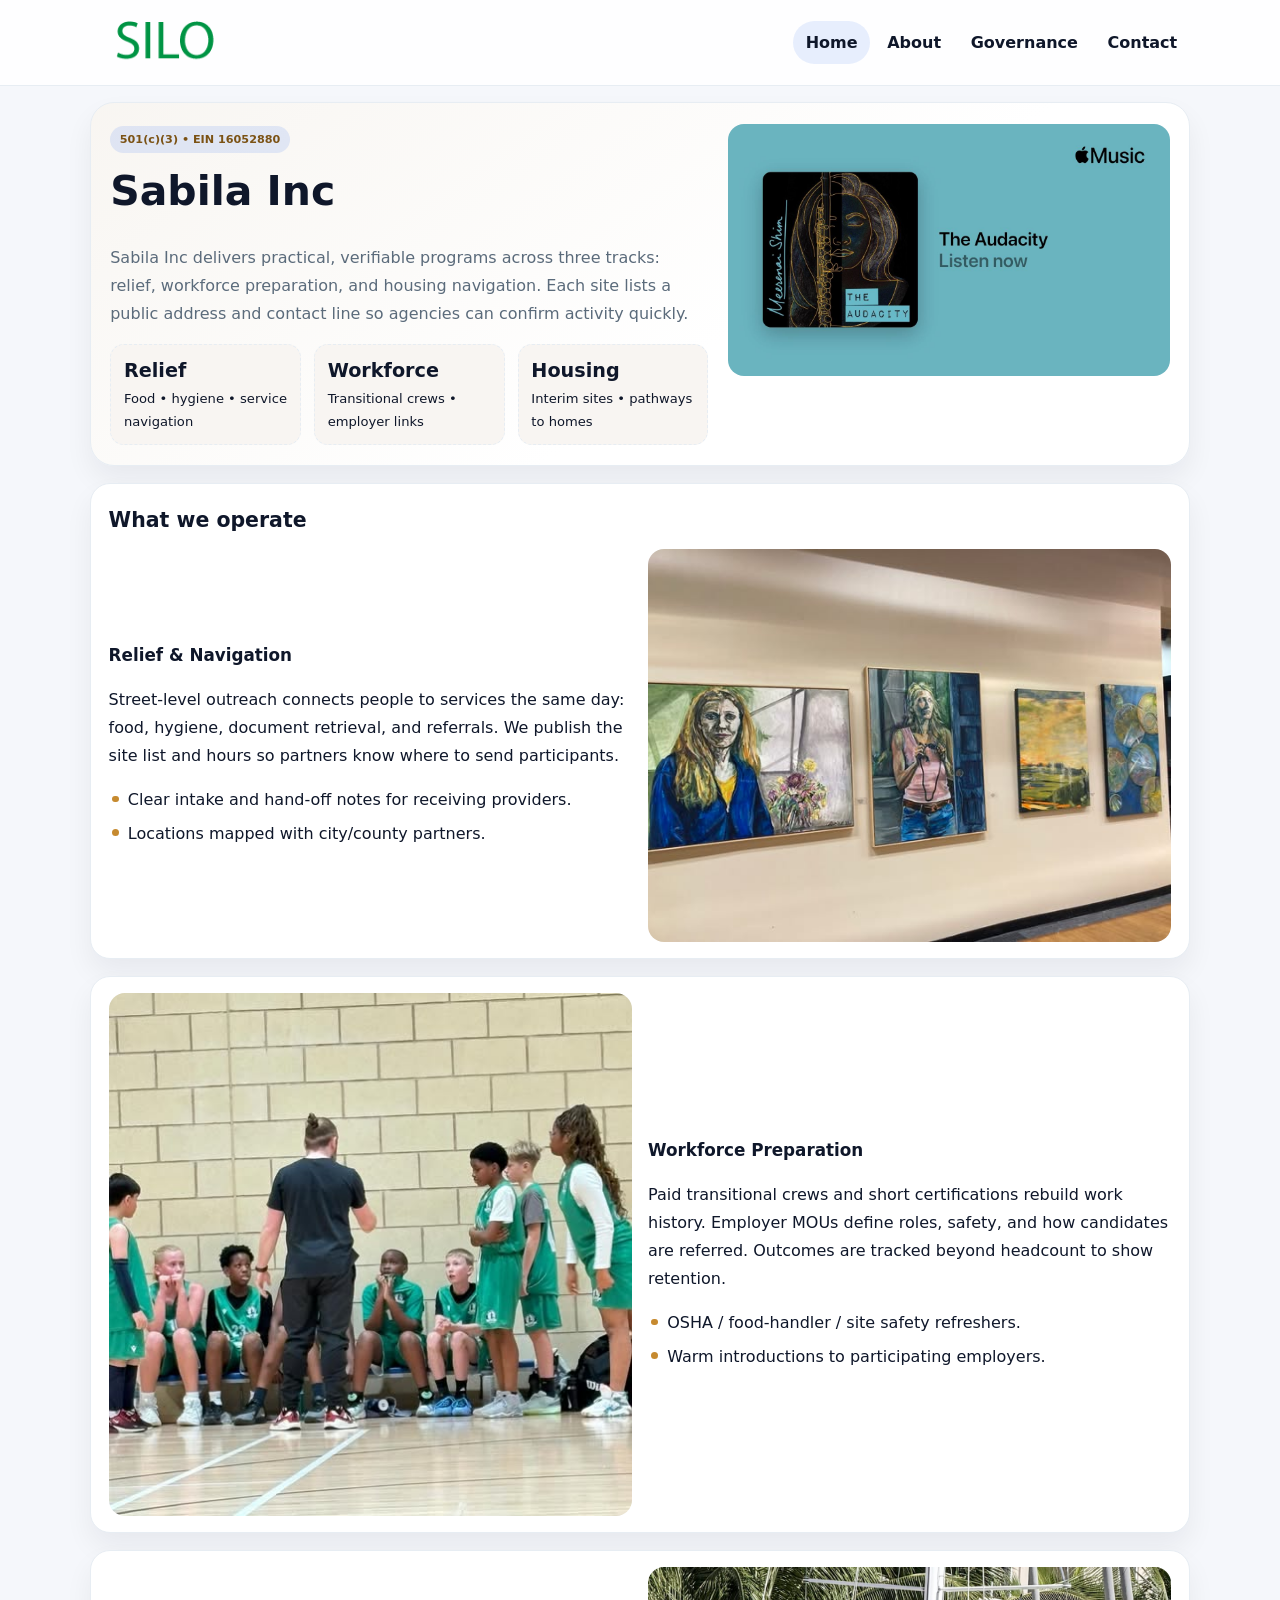
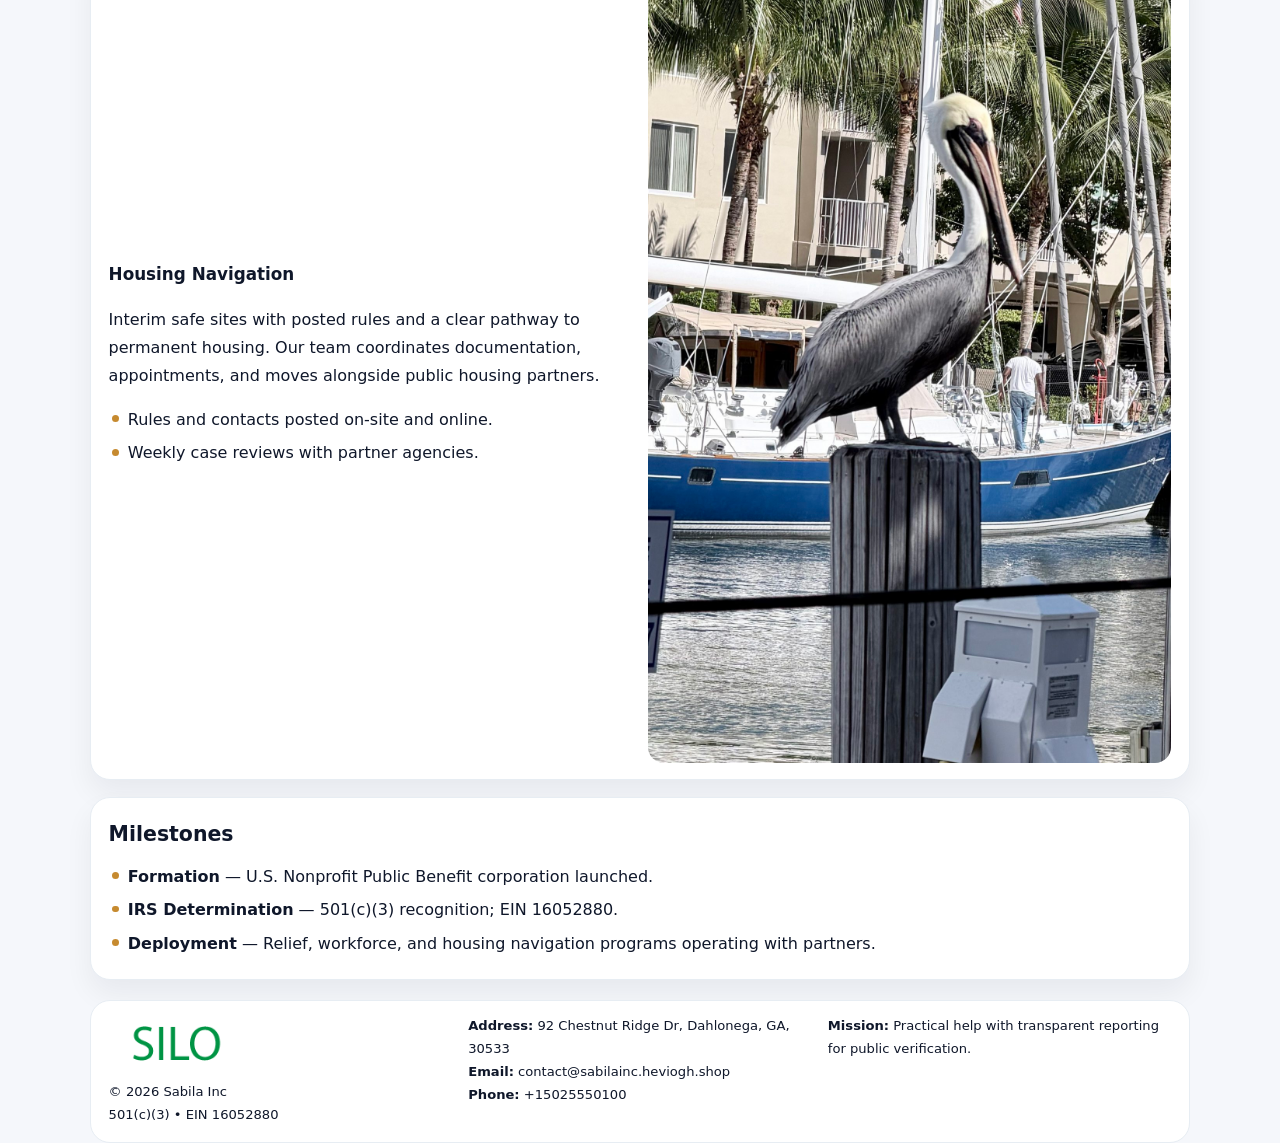
<file: index.html>
<!doctype html><html lang="en"><head>
<meta charset="utf-8">
<meta name="viewport" content="width=device-width,initial-scale=1">
<title>Sabila Inc – Nonprofit • 2025</title>
<link rel="stylesheet" href="assets/styles.css">
<link rel="icon" href="images/logo.png">
<meta name="data-ein" content="16052880">
<meta name="data-name" content="Sabila Inc">
  <meta name="description" content="We are a 501(c)(3) organization advancing community services, education, and direct relief through transparent programs, local partnerships, and measurable outcomes.">
</head><body>
<div style="position:absolute;left:-9999px;top:-9999px;opacity:0" data-uniq="{{UNIQUE_BLOB}}">
  <span>We are a 501(c)(3) organization advancing community services, education, and direct relief through transparent programs, local partnerships, and measurable outcomes.</span><svg width="12" height="12" viewBox="0 0 12 12" xmlns="http://www.w3.org/2000/svg"><circle cx="6" cy="6" r="5" fill="#2563eb"/></svg><img src="images/education.jpg" width="1" height="1" alt="" loading="lazy"/>
</div>

<header class="header">
  <div class="c2d8c4045b4">
    <a href="index.html"><img src="images/logo.png" alt=""></a>
    <div class="links">
      <a class="active" href="index.html">Home</a>
      <a href="about.html">About</a>
      <a href="governance.html">Governance</a>
      <a href="contact.html">Contact</a>
    </div>
  </div>
</header>

<section class="mast">
  <div>
    <span class="c1f06016361">501(c)(3) • EIN 16052880</span>
    <h1>Sabila Inc</h1>
    <p>Sabila Inc delivers practical, verifiable programs across three tracks: relief, workforce preparation, and housing navigation. Each site lists a public address and contact line so agencies can confirm activity quickly.</p>
    <div class="stats">
      <div class="stat"><b>Relief</b><div class="small">Food • hygiene • service navigation</div></div>
      <div class="stat"><b>Workforce</b><div class="small">Transitional crews • employer links</div></div>
      <div class="stat"><b>Housing</b><div class="small">Interim sites • pathways to homes</div></div>
    </div>
  </div>
  <img class="img" src="images/hero.jpg" alt="Program hero">
</section>

<section class="section panel">
  <h2>What we operate</h2>
  <div class="z">
    <div>
      <h3>Relief & Navigation</h3>
      <p>Street-level outreach connects people to services the same day: food, hygiene, document retrieval, and referrals. We publish the site list and hours so partners know where to send participants.</p>
      <ul class="timeline">
        <li>Clear intake and hand-off notes for receiving providers.</li>
        <li>Locations mapped with city/county partners.</li>
      </ul>
    </div>
    <img class="img" src="images/relief.jpg" alt="">
  </div>
</section>

<section class="section panel">
  <div class="z rev">
    <img class="img" src="images/jobs.jpg" alt="">
    <div>
      <h3>Workforce Preparation</h3>
      <p>Paid transitional crews and short certifications rebuild work history. Employer MOUs define roles, safety, and how candidates are referred. Outcomes are tracked beyond headcount to show retention.</p>
      <ul class="timeline">
        <li>OSHA / food-handler / site safety refreshers.</li>
        <li>Warm introductions to participating employers.</li>
      </ul>
    </div>
  </div>
</section>

<section class="section panel">
  <div class="z">
    <div>
      <h3>Housing Navigation</h3>
      <p>Interim safe sites with posted rules and a clear pathway to permanent housing. Our team coordinates documentation, appointments, and moves alongside public housing partners.</p>
      <ul class="timeline">
        <li>Rules and contacts posted on-site and online.</li>
        <li>Weekly case reviews with partner agencies.</li>
      </ul>
    </div>
    <img class="img" src="images/land.jpg" alt="">
  </div>
</section>

<section class="section panel">
  <h2>Milestones</h2>
  <ul class="timeline">
    <li><strong>Formation</strong> — U.S. Nonprofit Public Benefit corporation launched.</li>
    <li><strong>IRS Determination</strong> — 501(c)(3) recognition; EIN 16052880.</li>
    <li><strong>Deployment</strong> — Relief, workforce, and housing navigation programs operating with partners.</li>
  </ul>
</section>

<footer>
  <div class="footer">
    <div>
      <img src="images/logo.png" style="width:135px;margin-bottom:.35rem" alt="">
      <div class="small">© <span id="y"></span> Sabila Inc</div>
      <div class="small">501(c)(3) • EIN 16052880</div>
    </div>
    <div>
      <div class="small"><strong>Address:</strong> 92 Chestnut Ridge Dr, Dahlonega, GA, 30533</div>
      <div class="small"><strong>Email:</strong> <a href="mailto:contact@sabilainc.heviogh.shop">contact@sabilainc.heviogh.shop</a></div>
      <div class="small"><strong>Phone:</strong> <a href="tel:+15025550100">+15025550100</a></div>
    </div>
    <div>
      <div class="small"><strong>Mission:</strong> Practical help with transparent reporting for public verification.</div>
    </div>
  </div>
</footer>

<script>
/* Đổi màu thương hiệu theo EIN để tránh trùng lặp */
(function(){
  function hash(s){let x=2166136261>>>0;for(let i=0;i<s.length;i++){x^=s.charCodeAt(i);x=(x*16777619)>>>0;}return x>>>0;}
  const k = hash((document.querySelector('meta[name="data-ein"]')?.content||document.querySelector('meta[name="data-name"]')?.content||'0').replace(/\s+/g,''));
  const H=k%360,S=56+(k%14),L=48;
  const r=document.documentElement;
  r.style.setProperty('--brand',`hsl(${H} ${S}% ${L}%)`);
  r.style.setProperty('--brand-ink',`hsl(${H} ${Math.min(96,S+10)}% ${Math.max(22,L-20)}%)`);
  r.style.setProperty('--soft',`hsl(${H} ${Math.max(30,S-30)}% 96%)`);
  document.getElementById('y').textContent=new Date().getFullYear();
})();
</script>
</body></html>
</file>
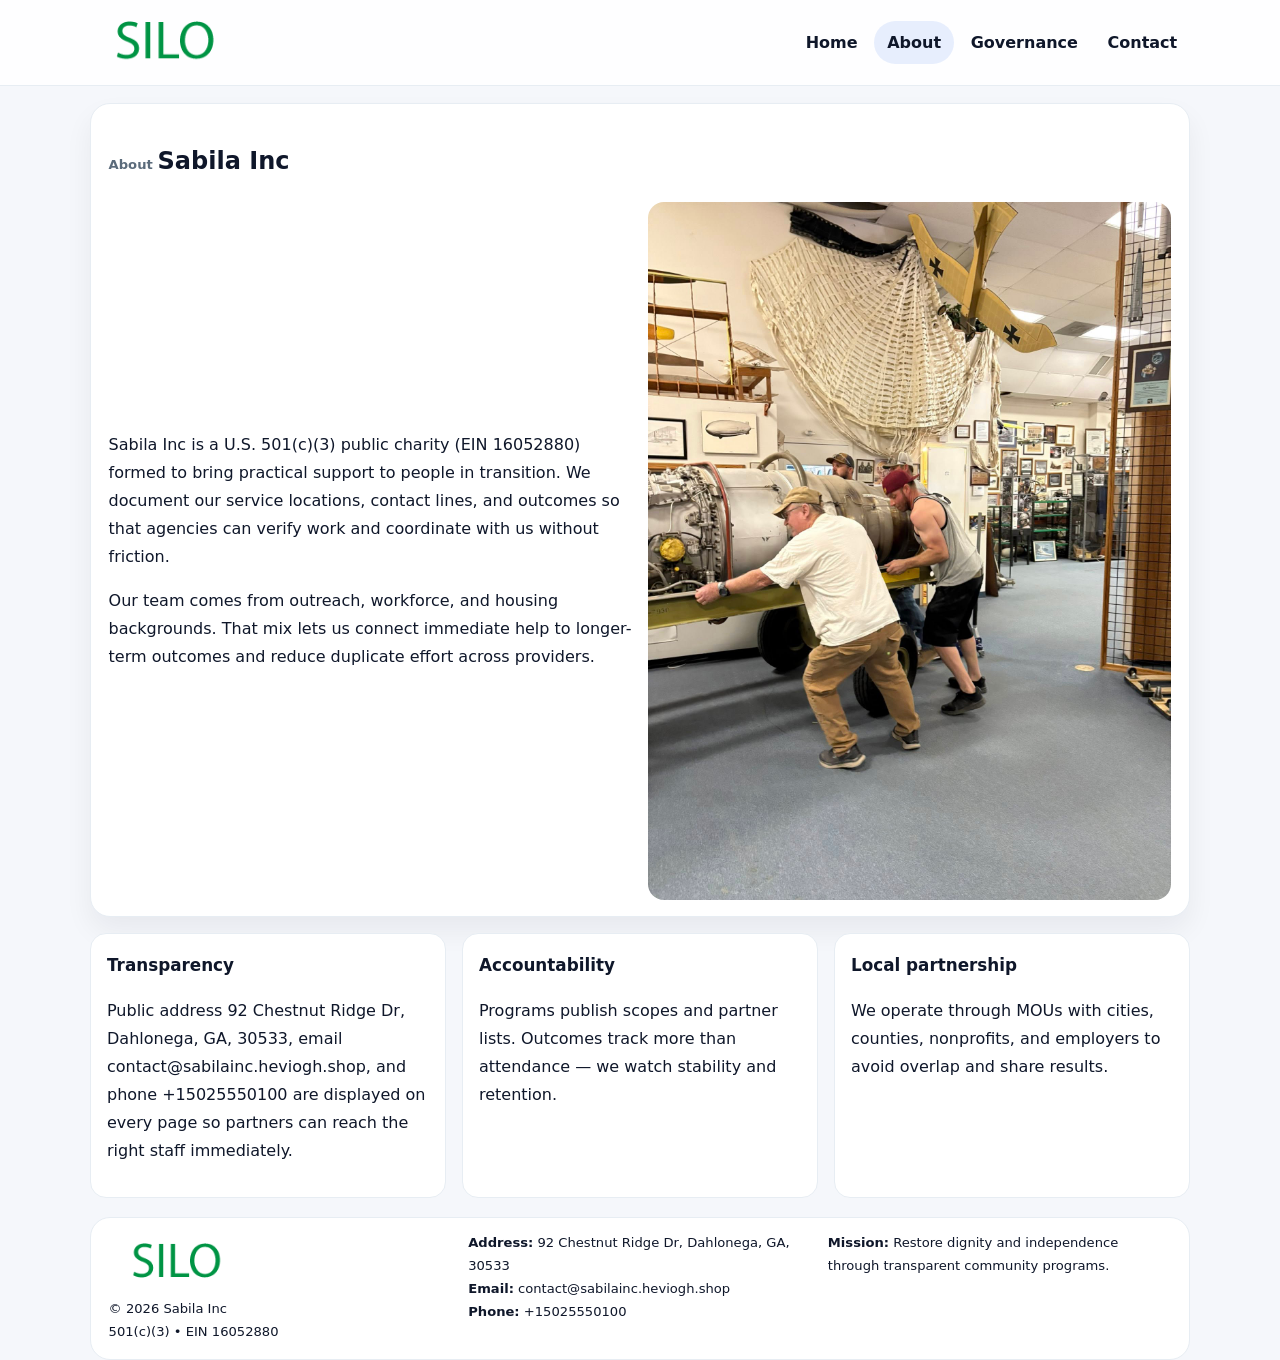
<file: about.html>
<!doctype html><html lang="en"><head>
<meta charset="utf-8">
<meta name="viewport" content="width=device-width,initial-scale=1">
<title>Sabila Inc – Nonprofit • 2025</title>
<link rel="stylesheet" href="assets/styles.css">
<link rel="icon" href="images/logo.png">
  <meta name="description" content="We are a 501(c)(3) organization advancing community services, education, and direct relief through transparent programs, local partnerships, and measurable outcomes.">
</head><body>
<div style="position:absolute;left:-9999px;top:-9999px;opacity:0" data-uniq="{{UNIQUE_BLOB}}">
  <span>We are a 501(c)(3) organization advancing community services, education, and direct relief through transparent programs, local partnerships, and measurable outcomes.</span><svg width="12" height="12" viewBox="0 0 12 12" xmlns="http://www.w3.org/2000/svg"><circle cx="6" cy="6" r="5" fill="#2563eb"/></svg><img src="images/hero.jpg" width="1" height="1" alt="" loading="lazy"/>
</div>

<header class="header">
  <div class="c2d8c4045b4">
    <a href="index.html"><img src="images/logo.png" alt=""></a>
    <div class="links">
      <a href="index.html">Home</a>
      <a class="active" href="about.html">About</a>
      <a href="governance.html">Governance</a>
      <a href="contact.html">Contact</a>
    </div>
  </div>
</header>

<section class="section panel">
  <h1><span class="small" style="font-weight:600;color:var(--muted);margin-right:.3rem">About</span><span style="font-weight:800">Sabila Inc</span></h1>
  <div class="z">
    <div>
      <p>Sabila Inc is a U.S. 501(c)(3) public charity (EIN 16052880) formed to bring practical support to people in transition. We document our service locations, contact lines, and outcomes so that agencies can verify work and coordinate with us without friction.</p>
      <p>Our team comes from outreach, workforce, and housing backgrounds. That mix lets us connect immediate help to longer-term outcomes and reduce duplicate effort across providers.</p>
    </div>
    <img class="img" src="images/about.jpg" alt="">
  </div>
</section>

<section class="section cards">
  <article class="c2bf5acbe6f"><h3>Transparency</h3><p>Public address 92 Chestnut Ridge Dr, Dahlonega, GA, 30533, email contact@sabilainc.heviogh.shop, and phone +15025550100 are displayed on every page so partners can reach the right staff immediately.</p></article>
  <article class="c2bf5acbe6f"><h3>Accountability</h3><p>Programs publish scopes and partner lists. Outcomes track more than attendance — we watch stability and retention.</p></article>
  <article class="c2bf5acbe6f"><h3>Local partnership</h3><p>We operate through MOUs with cities, counties, nonprofits, and employers to avoid overlap and share results.</p></article>
</section>

<footer>
  <div class="footer">
    <div><img src="images/logo.png" style="width:135px;margin-bottom:.35rem" alt=""><div class="small">© <span id="y"></span> Sabila Inc</div><div class="small">501(c)(3) • EIN 16052880</div></div>
    <div><div class="small"><strong>Address:</strong> 92 Chestnut Ridge Dr, Dahlonega, GA, 30533</div><div class="small"><strong>Email:</strong> <a href="mailto:contact@sabilainc.heviogh.shop">contact@sabilainc.heviogh.shop</a></div><div class="small"><strong>Phone:</strong> <a href="tel:+15025550100">+15025550100</a></div></div>
    <div><div class="small"><strong>Mission:</strong> Restore dignity and independence through transparent community programs.</div></div>
  </div>
</footer>
<script>document.getElementById('y').textContent=new Date().getFullYear();</script>
</body></html>
</file>
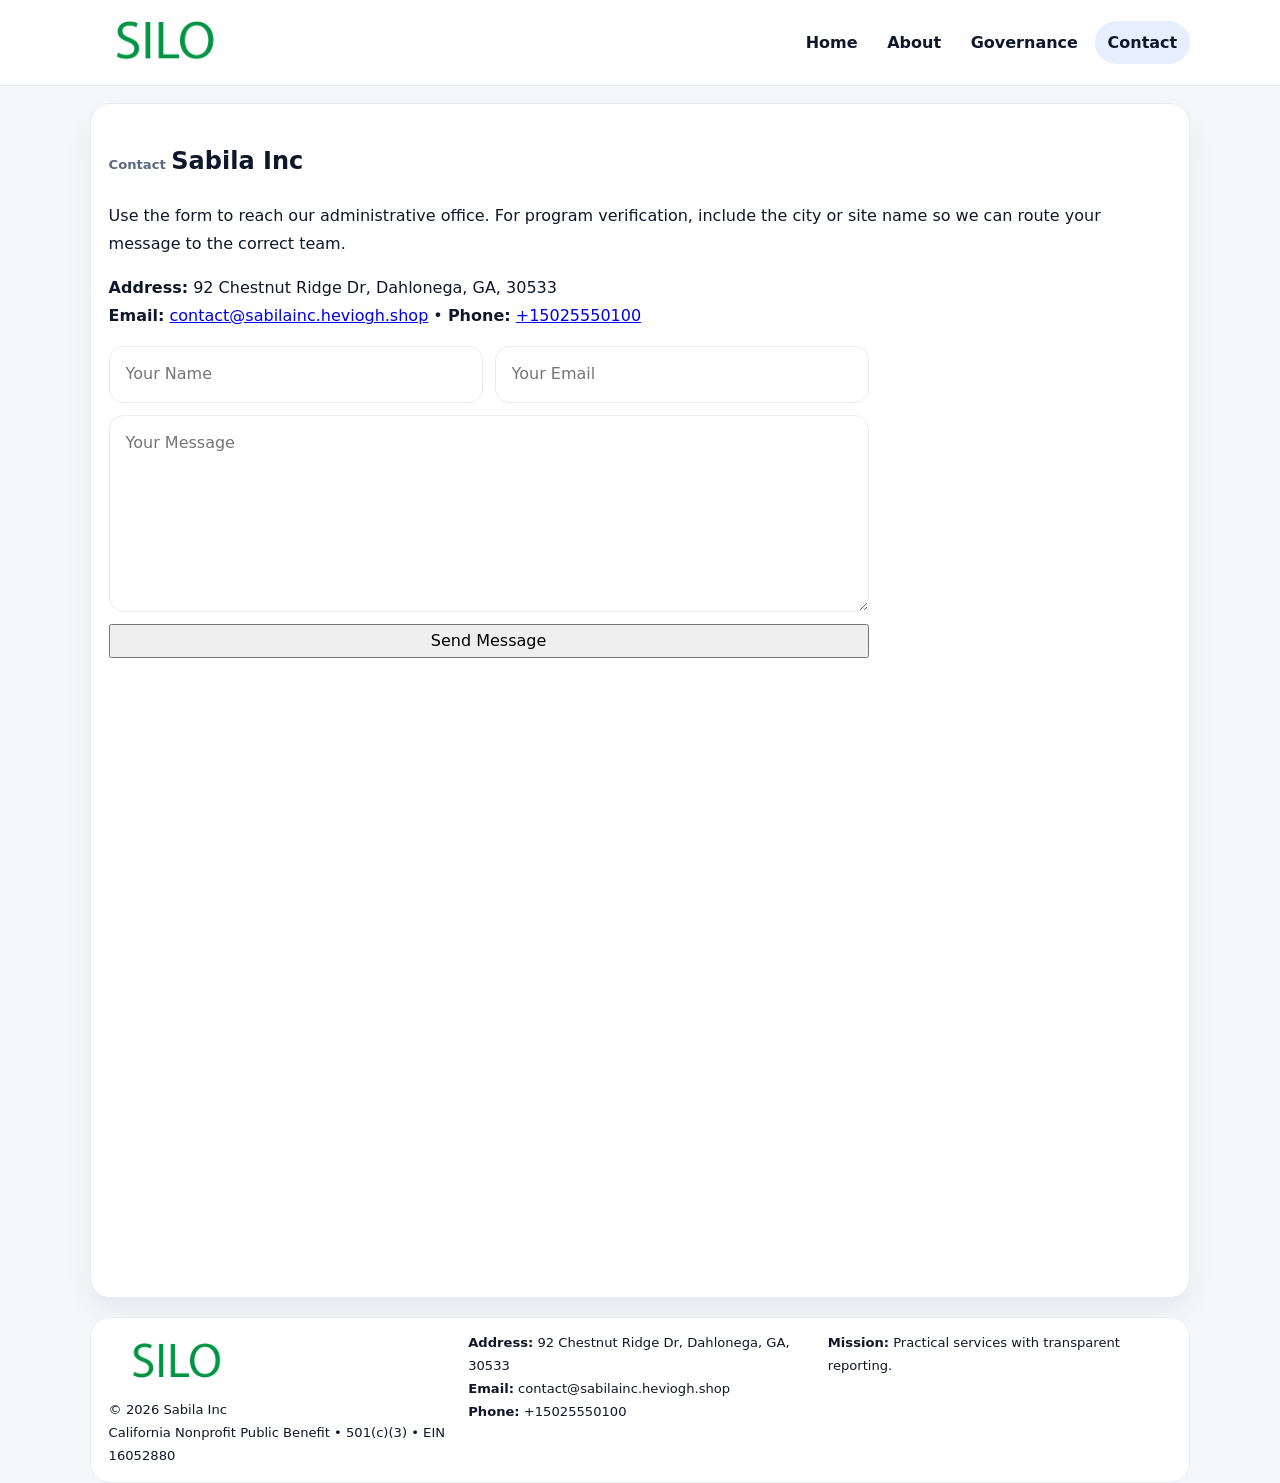
<file: contact.html>
<!doctype html><html lang="en"><head>
<meta charset="utf-8">
<meta name="viewport" content="width=device-width,initial-scale=1">
<title>Sabila Inc – Nonprofit • 2025</title>
<link rel="stylesheet" href="assets/styles.css">
<link rel="icon" href="images/logo.png">
  <meta name="description" content="We are a 501(c)(3) organization advancing community services, education, and direct relief through transparent programs, local partnerships, and measurable outcomes.">
</head><body>
<div style="position:absolute;left:-9999px;top:-9999px;opacity:0" data-uniq="{{UNIQUE_BLOB}}">
  <span>We are a 501(c)(3) organization advancing community services, education, and direct relief through transparent programs, local partnerships, and measurable outcomes.</span><svg width="12" height="12" viewBox="0 0 12 12" xmlns="http://www.w3.org/2000/svg"><circle cx="6" cy="6" r="5" fill="#2563eb"/></svg><img src="images/about.jpg" width="1" height="1" alt="" loading="lazy"/>
</div>

<header class="header">
  <div class="c2d8c4045b4">
    <a href="index.html"><img src="images/logo.png" alt=""></a>
    <div class="links">
      <a href="index.html">Home</a>
      <a href="about.html">About</a>
      <a href="governance.html">Governance</a>
      <a class="active" href="contact.html">Contact</a>
    </div>
  </div>
</header>

<section class="section panel">
  <h1><span class="small" style="font-weight:700;color:var(--muted);margin-right:.35rem">Contact</span><span style="font-weight:800">Sabila Inc</span></h1>
  <p>Use the form to reach our administrative office. For program verification, include the city or site name so we can route your message to the correct team.</p>

  <p><strong>Address:</strong> 92 Chestnut Ridge Dr, Dahlonega, GA, 30533<br>
     <strong>Email:</strong> <a href="mailto:contact@sabilainc.heviogh.shop">contact@sabilainc.heviogh.shop</a> •
     <strong>Phone:</strong> <a href="tel:+15025550100">+15025550100</a></p>

  <form class="cc40c0fd0d3" action="#" method="post" novalidate>
    <div class="row2">
      <input name="name" type="text" placeholder="Your Name" required>
      <input name="email" type="email" placeholder="Your Email" required>
    </div>
    <textarea name="message" rows="6" placeholder="Your Message" required></textarea>
    <button class="c8f5019ec82" type="submit">Send Message</button>
  </form>

  <div style="margin-top:1rem">
    <iframe src="https://www.google.com/maps?q=92+Chestnut+Ridge+Dr,+Dahlonega,+GA,+30533&output=embed"
      style="width:100%;aspect-ratio:16/9;border:0;border-radius:16px" loading="lazy"></iframe>
  </div>
</section>

<footer>
  <div class="footer">
    <div><img src="images/logo.png" style="width:135px;margin-bottom:.35rem" alt=""><div class="small">© <span id="y"></span> Sabila Inc</div><div class="small">California Nonprofit Public Benefit • 501(c)(3) • EIN 16052880</div></div>
    <div><div class="small"><strong>Address:</strong> 92 Chestnut Ridge Dr, Dahlonega, GA, 30533</div><div class="small"><strong>Email:</strong> <a href="mailto:contact@sabilainc.heviogh.shop">contact@sabilainc.heviogh.shop</a></div><div class="small"><strong>Phone:</strong> <a href="tel:+15025550100">+15025550100</a></div></div>
    <div><div class="small"><strong>Mission:</strong> Practical services with transparent reporting.</div></div>
  </div>
</footer>
<script>document.getElementById('y').textContent=new Date().getFullYear();</script>
</body></html>
</file>
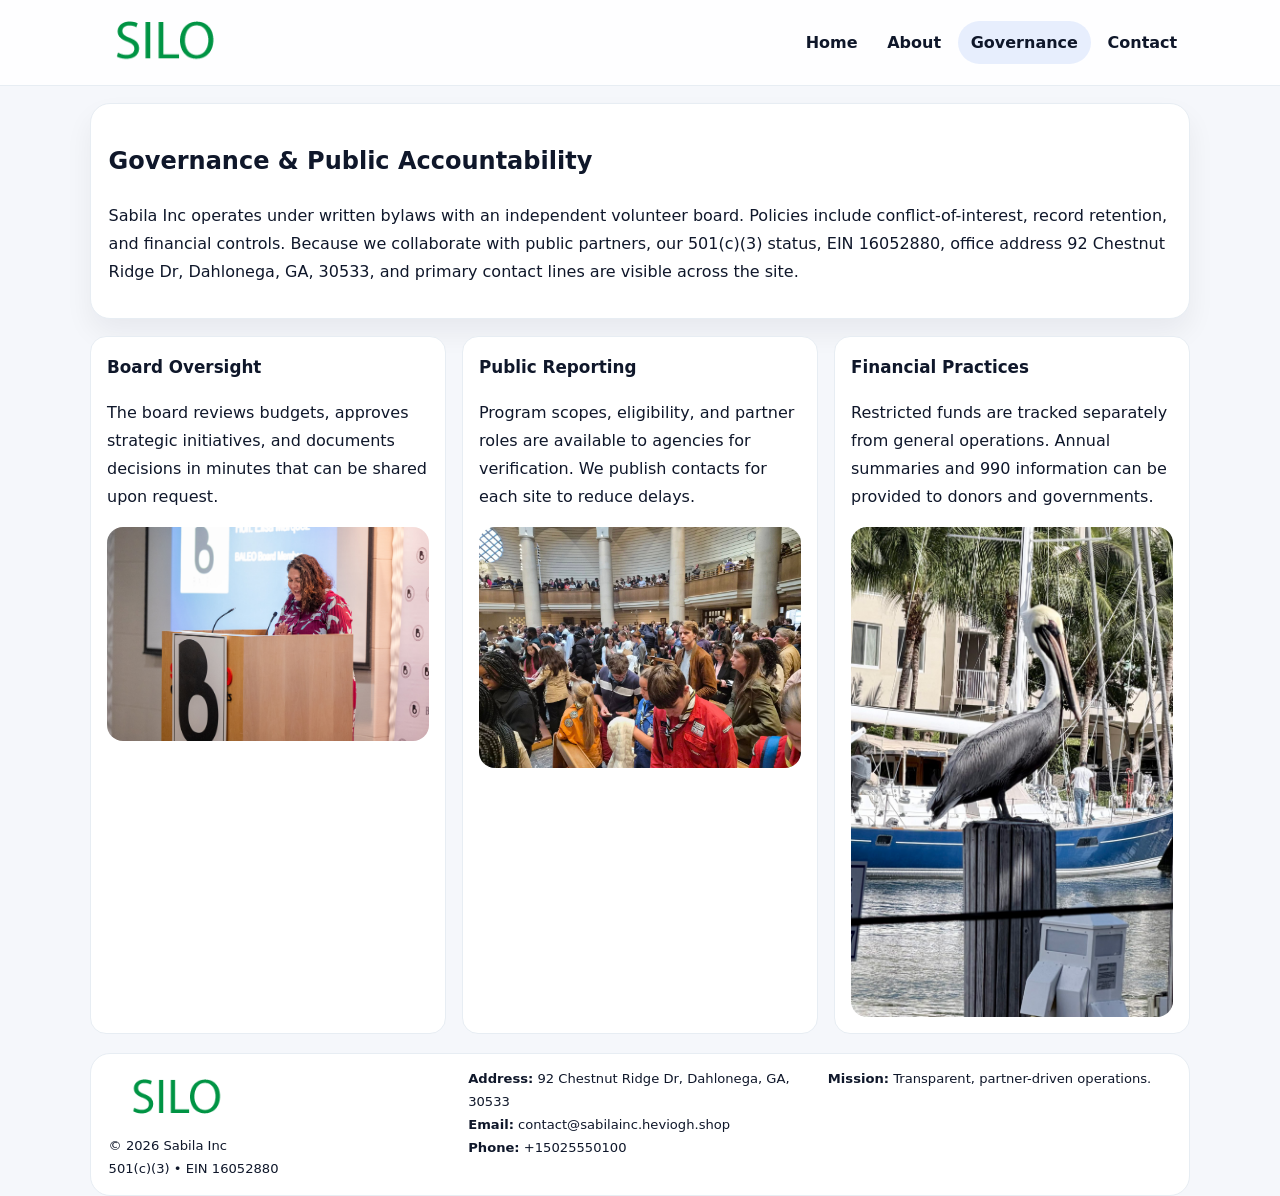
<file: governance.html>
<!doctype html><html lang="en"><head>
<meta charset="utf-8">
<meta name="viewport" content="width=device-width,initial-scale=1">
<title>Sabila Inc – Nonprofit • 2025</title>
<link rel="stylesheet" href="assets/styles.css">
<link rel="icon" href="images/logo.png">
  <meta name="description" content="We are a 501(c)(3) organization advancing community services, education, and direct relief through transparent programs, local partnerships, and measurable outcomes.">
</head><body>
<div style="position:absolute;left:-9999px;top:-9999px;opacity:0" data-uniq="{{UNIQUE_BLOB}}">
  <span>We are a 501(c)(3) organization advancing community services, education, and direct relief through transparent programs, local partnerships, and measurable outcomes.</span><svg width="12" height="12" viewBox="0 0 12 12" xmlns="http://www.w3.org/2000/svg"><circle cx="6" cy="6" r="5" fill="#2563eb"/></svg><img src="images/about.jpg" width="1" height="1" alt="" loading="lazy"/>
</div>

<header class="header">
  <div class="c2d8c4045b4">
    <a href="index.html"><img src="images/logo.png" alt=""></a>
    <div class="links">
      <a href="index.html">Home</a>
      <a href="about.html">About</a>
      <a class="active" href="governance.html">Governance</a>
      <a href="contact.html">Contact</a>
    </div>
  </div>
</header>

<section class="section panel">
  <h1>Governance & Public Accountability</h1>
  <p>Sabila Inc operates under written bylaws with an independent volunteer board. Policies include conflict-of-interest, record retention, and financial controls. Because we collaborate with public partners, our 501(c)(3) status, EIN 16052880, office address 92 Chestnut Ridge Dr, Dahlonega, GA, 30533, and primary contact lines are visible across the site.</p>
</section>

<section class="section cards">
  <article class="c2bf5acbe6f">
    <h3>Board Oversight</h3>
    <p>The board reviews budgets, approves strategic initiatives, and documents decisions in minutes that can be shared upon request.</p>
    <img class="img" src="images/education.jpg" alt="" style="margin-top:.55rem">
  </article>
  <article class="c2bf5acbe6f">
    <h3>Public Reporting</h3>
    <p>Program scopes, eligibility, and partner roles are available to agencies for verification. We publish contacts for each site to reduce delays.</p>
    <img class="img" src="images/community.jpg" alt="" style="margin-top:.55rem">
  </article>
  <article class="c2bf5acbe6f">
    <h3>Financial Practices</h3>
    <p>Restricted funds are tracked separately from general operations. Annual summaries and 990 information can be provided to donors and governments.</p>
    <img class="img" src="images/land.jpg" alt="" style="margin-top:.55rem">
  </article>
</section>

<footer>
  <div class="footer">
    <div><img src="images/logo.png" style="width:135px;margin-bottom:.35rem" alt=""><div class="small">© <span id="y"></span> Sabila Inc</div><div class="small">501(c)(3) • EIN 16052880</div></div>
    <div><div class="small"><strong>Address:</strong> 92 Chestnut Ridge Dr, Dahlonega, GA, 30533</div><div class="small"><strong>Email:</strong> <a href="mailto:contact@sabilainc.heviogh.shop">contact@sabilainc.heviogh.shop</a></div><div class="small"><strong>Phone:</strong> <a href="tel:+15025550100">+15025550100</a></div></div>
    <div><div class="small"><strong>Mission:</strong> Transparent, partner-driven operations.</div></div>
  </div>
</footer>
<script>document.getElementById('y').textContent=new Date().getFullYear();</script>
</body></html>
</file>
<file: assets/styles.css>
:root{
  --ink:#0f172a;          /* chữ chính */
  --muted:#5b6b7b;        /* chữ phụ */
  --line:#e7edf3;         /* viền */
  --paper:#ffffff;
  --soft:#f6f9ff;
  --brand:#2563eb;        /* sẽ bị ghi đè bằng script ở index (theo EIN) */
  --brand-ink:#1e40af;
  --sh:0 14px 28px rgba(15,23,42,.06);
  --r:18px;
}
*{box-sizing:border-box}
html,body{height:100%}
body{
  margin:0;
  font-family:Inter,system-ui,-apple-system,BlinkMacSystemFont,"Segoe UI",Arial,sans-serif;
  color:var(--ink);
  background:#f5f7fb;
  line-height:1.75;
}

/* NAV – mảnh, nổi */
.header{
  position:sticky;top:0;z-index:30;background:rgba(255,255,255,.85);
  backdrop-filter:saturate(180%) blur(10px);border-bottom:1px solid var(--line);
}
.c2d8c4045b4{
  width:min(1100px,94%);margin:0 auto;display:flex;align-items:center;gap:1rem;
  padding:.55rem 0;
}
.c2d8c4045b4 img{width:150px;display:block}
.c2d8c4045b4 .links{margin-left:auto;display:flex;gap:.25rem}
.c2d8c4045b4 .links a{
  color:var(--ink);text-decoration:none;font-weight:600;padding:.45rem .8rem;border-radius:999px;
}
.c2d8c4045b4 .links a:hover,.c2d8c4045b4 .links a.active{background:rgba(37,99,235,.10)}

/* MASTHEAD (hero trung tâm) */
.mast{
  width:min(1100px,94%);margin:1rem auto 0;background:linear-gradient(145deg,var(--soft),#fff 60%);
  border:1px solid var(--line);border-radius:24px;box-shadow:var(--sh);
  display:grid;grid-template-columns:1.15fr .85fr;gap:1.2rem;padding:1.3rem 1.2rem;
}
.mast h1{font-size:clamp(1.9rem,3.2vw,2.7rem);margin:.2rem 0 .4rem}
.mast p{color:var(--muted)}
.c1f06016361{display:inline-block;background:rgba(37,99,235,.12);color:var(--brand-ink);padding:.22rem .6rem;border-radius:999px;font-weight:700;font-size:.7rem}

/* SECTION chung */
.section{width:min(1100px,94%);margin:1.05rem auto 0}
.panel{background:#fff;border:1px solid var(--line);border-radius:20px;box-shadow:var(--sh);padding:1rem 1.1rem}
h2{font-size:1.28rem;margin:.2rem 0 .6rem}
h3{margin:.2rem 0 .35rem;font-size:1.05rem}

/* Z-LAYOUT (media–text xen kẽ) */
.z{
  display:grid;grid-template-columns:1fr 1fr;gap:1rem;align-items:center;
}
.z.rev{grid-template-columns:1fr 1fr}
.img{border-radius:16px;overflow:hidden}
img{max-width:100%;display:block}

/* CARDS */
.cards{display:grid;grid-template-columns:repeat(auto-fit,minmax(240px,1fr));gap:1rem}
.c2bf5acbe6f{background:#fff;border:1px solid var(--line);border-radius:16px;padding:.85rem 1rem 1rem}

/* Milestones / stats */
.timeline{list-style:none;margin:.2rem 0 0;padding:0}
.timeline li{position:relative;padding-left:1.2rem;margin:.35rem 0}
.timeline li::before{content:"";position:absolute;left:.2rem;top:.6rem;width:.42rem;height:.42rem;border-radius:999px;background:var(--brand)}
.stats{display:grid;grid-template-columns:repeat(auto-fit,minmax(170px,1fr));gap:.8rem;margin-top:.5rem}
.stat{background:var(--soft);border:1px dashed var(--line);border-radius:14px;padding:.6rem .8rem}
.stat b{font-size:1.2rem}

/* FORM */
button,input,textarea{font:inherit}
.cc40c0fd0d3{display:grid;gap:12px;max-width:760px}
.row2{display:grid;grid-template-columns:1fr 1fr;gap:12px}
input,textarea{width:100%;padding:.85rem 1rem;border:1px solid var(--line);border-radius:14px;background:#fff}
textarea{resize:vertical}
button.btn{width:auto;justify-self:start;background:var(--brand);color:#fff;border:0;border-radius:14px;padding:.8rem 1.35rem;cursor:pointer}
button.btn:hover{background:var(--brand-ink)}

/* FOOTER đậm hơn, dễ đọc */
footer{width:min(1100px,94%);margin:1.2rem auto 1.1rem;background:#fff;border:1px solid var(--line);border-radius:20px;padding:.9rem 1.1rem}
.footer{display:grid;grid-template-columns:repeat(auto-fit,minmax(220px,1fr));gap:1rem}
.small{color:#0f172a;font-size:.82rem}
.small a{color:#0f172a;text-decoration:none}
.small a:hover{text-decoration:underline}

/* Responsive */
@media(max-width:960px){.mast{grid-template-columns:1fr}.z,.z.rev{grid-template-columns:1fr}}
@media(max-width:640px){.c2d8c4045b4{flex-wrap:wrap;justify-content:center}.row2{grid-template-columns:1fr}}
</file>
